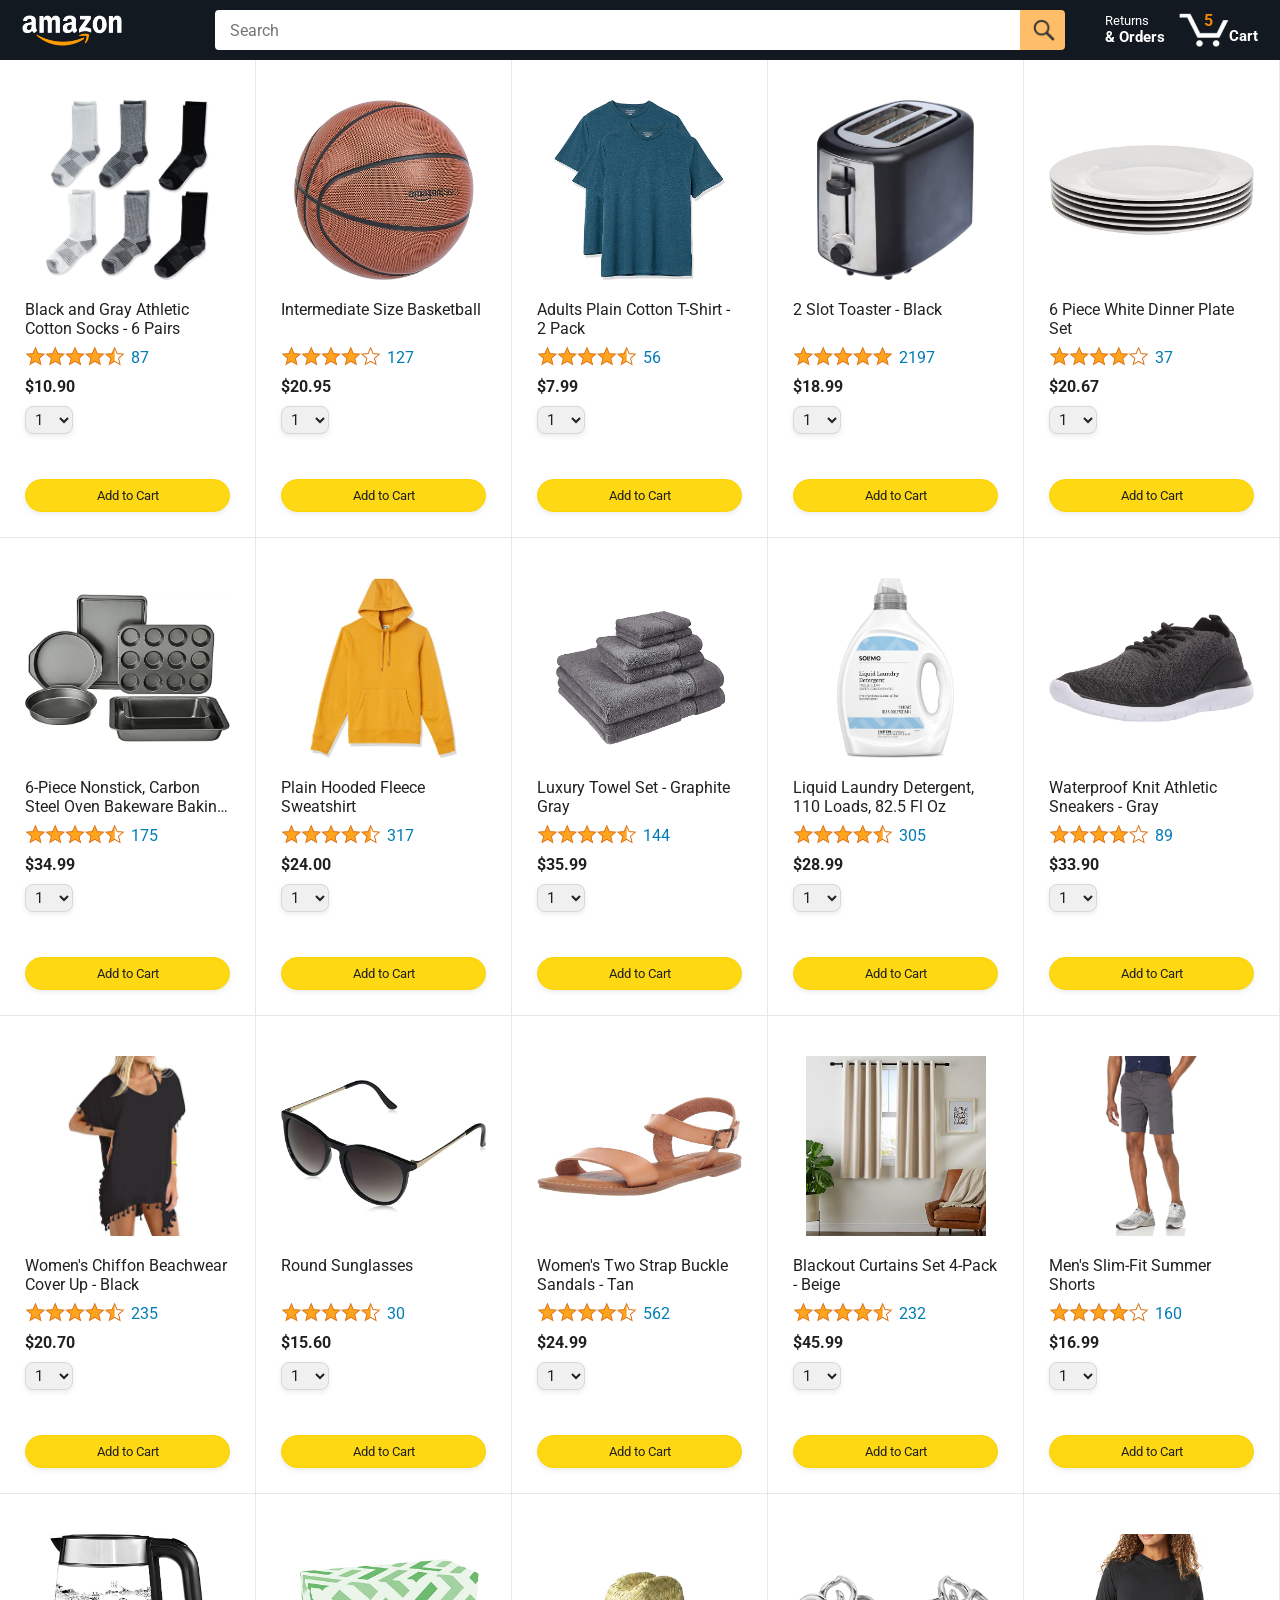
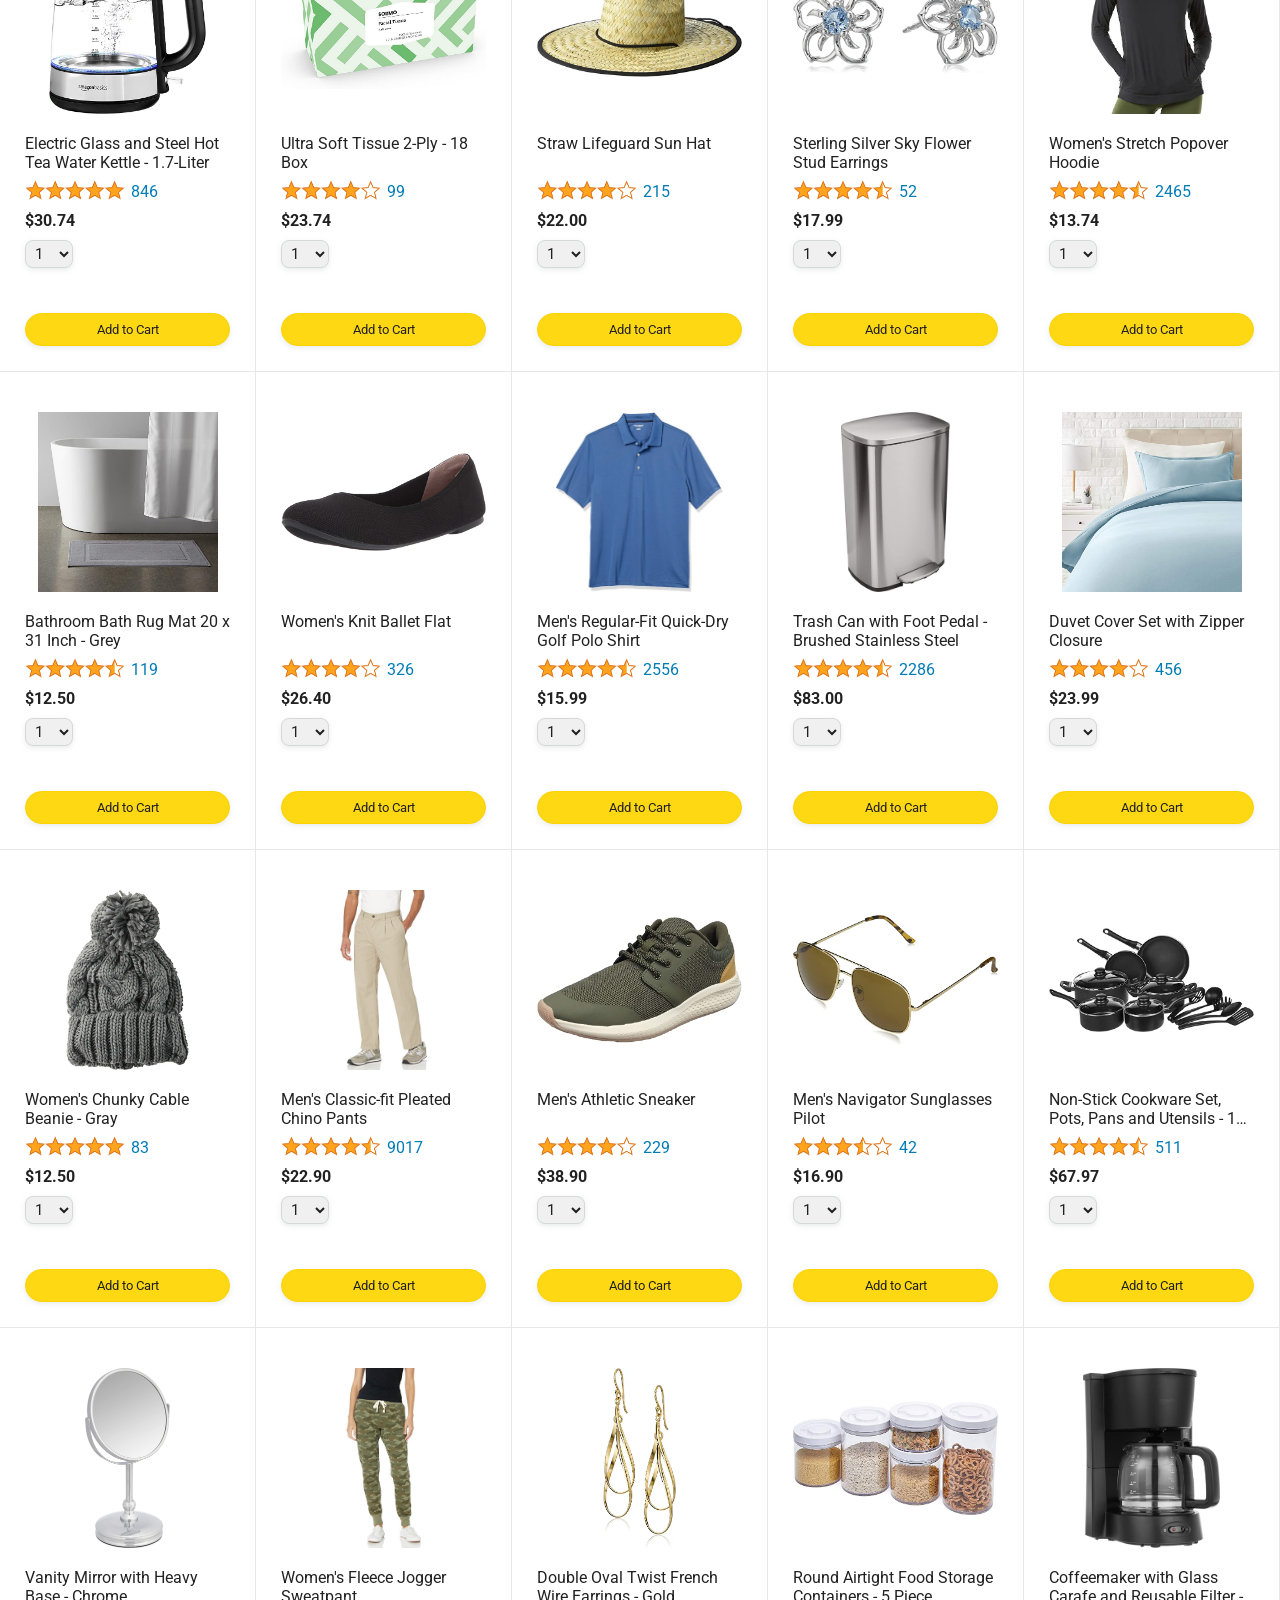
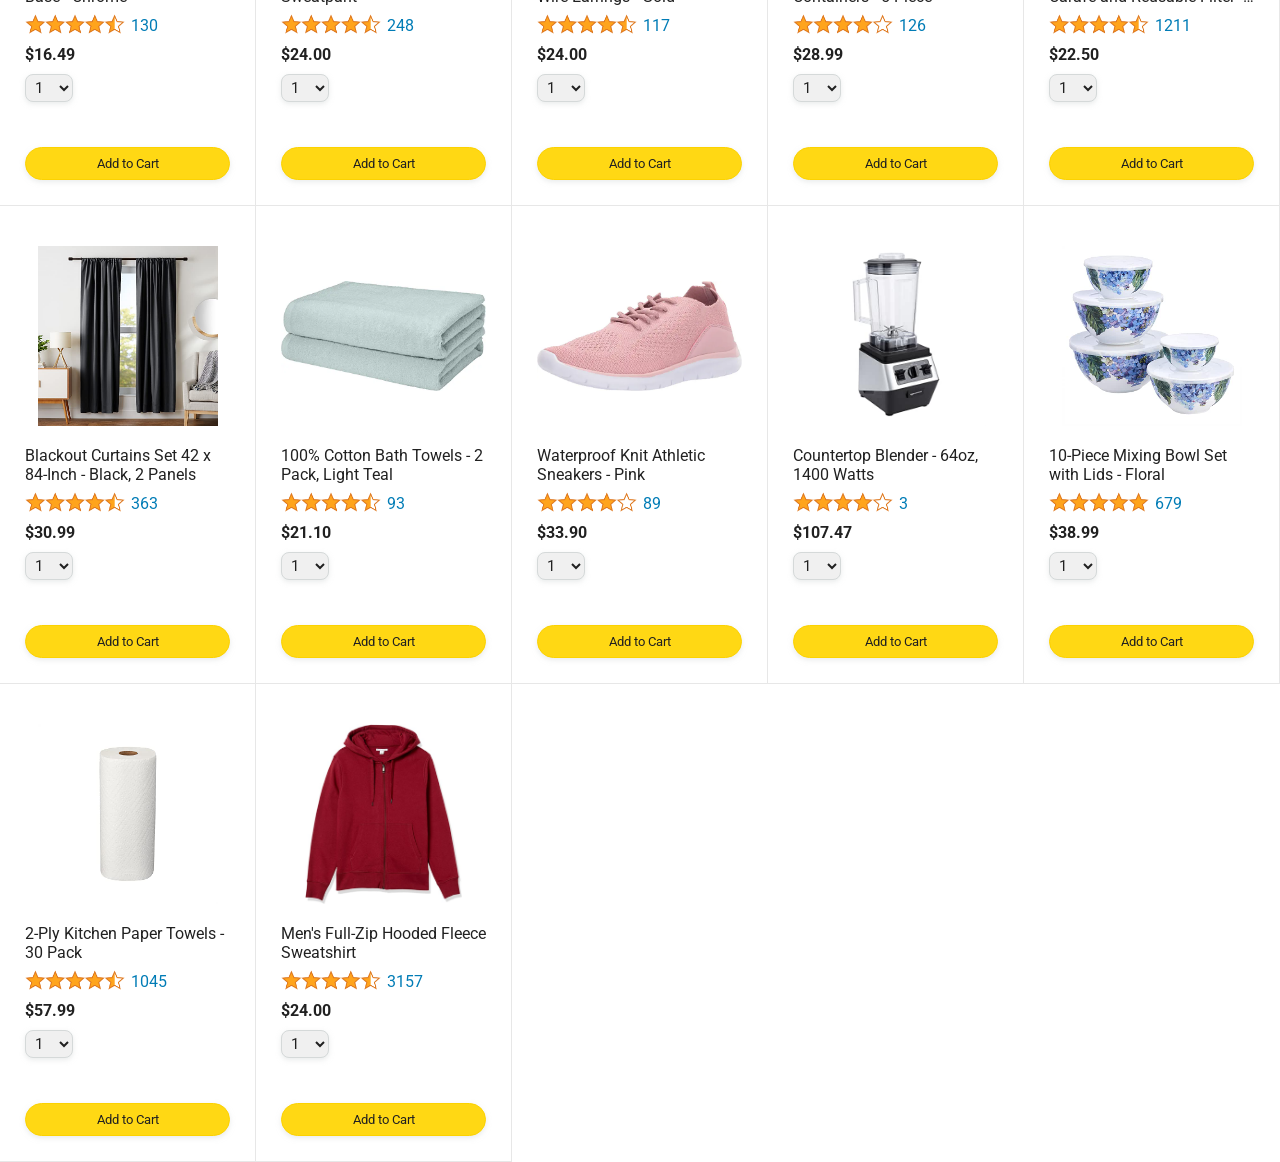
<file: index.html>
<!DOCTYPE html>
<html>
  <head>
    <title>Amazon Clone</title>

    
    <meta name="viewport" content="width=device-width, initial-scale=1">

    
    <link rel="preconnect" href="https://fonts.googleapis.com">
    <link rel="preconnect" href="https://fonts.gstatic.com" crossorigin>
    <link href="https://fonts.googleapis.com/css2?family=Roboto:wght@400;500;700&display=swap" rel="stylesheet">

    
    <link rel="stylesheet" href="styles/shared/general.css">
    <link rel="stylesheet" href="styles/shared/amazon-header.css">
    <link rel="stylesheet" href="styles/pages/amazon.css">
  </head>
  <body>
    <div class="amazon-header">
      <div class="amazon-header-left-section">
        <a href="amazon.html" class="header-link">
          <img class="amazon-logo"
            src="images/amazon-logo-white.png">
          <img class="amazon-mobile-logo"
            src="images/amazon-mobile-logo-white.png">
        </a>
      </div>

      <div class="amazon-header-middle-section">
        <input class="search-bar" type="text" placeholder="Search">

        <button class="search-button">
          <img class="search-icon" src="images/icons/search-icon.png">
        </button>
      </div>

      <div class="amazon-header-right-section">
        <a class="orders-link header-link" href="orders.html">
          <span class="returns-text">Returns</span>
          <span class="orders-text">& Orders</span>
        </a>

        <a class="cart-link header-link" href="checkout.html">
          <img class="cart-icon" src="images/icons/cart-icon.png">
          <div class="cart-quantity js-cart-quantity"></div>
          <div class="cart-text">Cart</div>
        </a>
      </div>
    </div>
    
    <div class="main">
      <div class="products-grid js-products-grid">
        
      </div>
    </div>
   
    <script type="module" src="scripts/amazon.js"></script>
  </body>
</html>
</file>
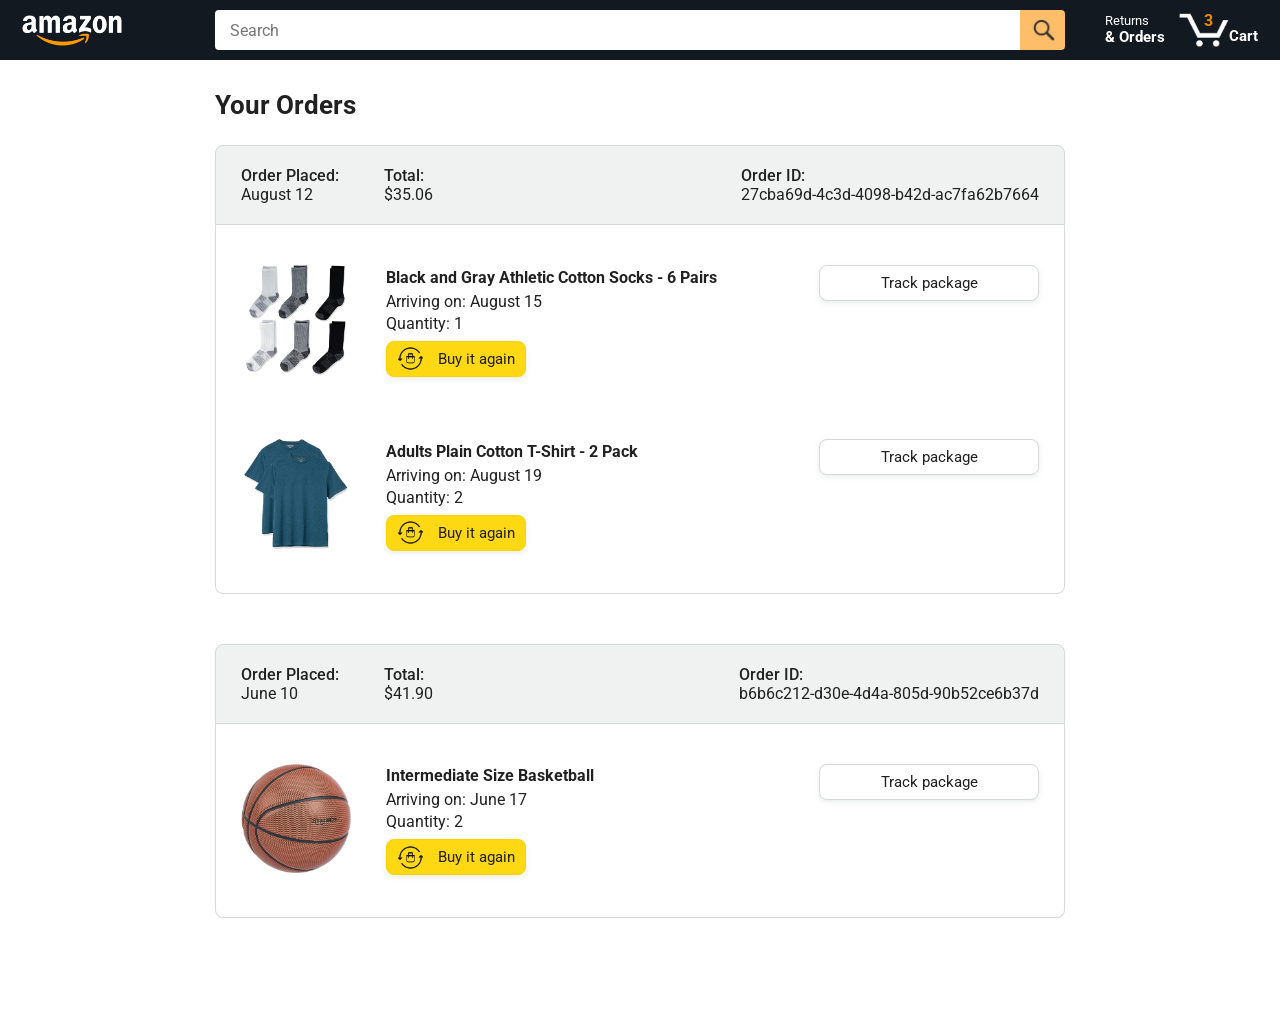
<file: orders.html>
<!DOCTYPE html>
<html>
  <head>
    <title>Orders</title>

    
    <meta name="viewport" content="width=device-width, initial-scale=1">

    
    <link rel="preconnect" href="https://fonts.googleapis.com">
    <link rel="preconnect" href="https://fonts.gstatic.com" crossorigin>
    <link href="https://fonts.googleapis.com/css2?family=Roboto:wght@400;500;700&display=swap" rel="stylesheet">

    
    <link rel="stylesheet" href="styles/shared/general.css">
    <link rel="stylesheet" href="styles/shared/amazon-header.css">
    <link rel="stylesheet" href="styles/pages/orders.css">
  </head>
  <body>
    <div class="amazon-header">
      <div class="amazon-header-left-section">
        <a href="index.html" class="header-link">
          <img class="amazon-logo"
            src="images/amazon-logo-white.png">
          <img class="amazon-mobile-logo"
            src="images/amazon-mobile-logo-white.png">
        </a>
      </div>

      <div class="amazon-header-middle-section">
        <input class="search-bar" type="text" placeholder="Search">

        <button class="search-button">
          <img class="search-icon" src="images/icons/search-icon.png">
        </button>
      </div>

      <div class="amazon-header-right-section">
        <a class="orders-link header-link" href="orders.html">
          <span class="returns-text">Returns</span>
          <span class="orders-text">& Orders</span>
        </a>

        <a class="cart-link header-link" href="checkout.html">
          <img class="cart-icon" src="images/icons/cart-icon.png">
          <div class="cart-quantity">3</div>
          <div class="cart-text">Cart</div>
        </a>
      </div>
    </div>

    <div class="main">
      <div class="page-title">Your Orders</div>

      <div class="orders-grid">
        <div class="order-container">
          
          <div class="order-header">
            <div class="order-header-left-section">
              <div class="order-date">
                <div class="order-header-label">Order Placed:</div>
                <div>August 12</div>
              </div>
              <div class="order-total">
                <div class="order-header-label">Total:</div>
                <div>$35.06</div>
              </div>
            </div>

            <div class="order-header-right-section">
              <div class="order-header-label">Order ID:</div>
              <div>27cba69d-4c3d-4098-b42d-ac7fa62b7664</div>
            </div>
          </div>

          <div class="order-details-grid">
            <div class="product-image-container">
              <img src="images/products/athletic-cotton-socks-6-pairs.jpg">
            </div>

            <div class="product-details">
              <div class="product-name">
                Black and Gray Athletic Cotton Socks - 6 Pairs
              </div>
              <div class="product-delivery-date">
                Arriving on: August 15
              </div>
              <div class="product-quantity">
                Quantity: 1
              </div>
              <button class="buy-again-button button-primary">
                <img class="buy-again-icon" src="images/icons/buy-again.png">
                <span class="buy-again-message">Buy it again</span>
              </button>
            </div>

            <div class="product-actions">
              <a href="tracking.html">
                <button class="track-package-button button-secondary">
                  Track package
                </button>
              </a>
            </div>

            <div class="product-image-container">
              <img src="images/products/adults-plain-cotton-tshirt-2-pack-teal.jpg">
            </div>

            <div class="product-details">
              <div class="product-name">
                Adults Plain Cotton T-Shirt - 2 Pack
              </div>
              <div class="product-delivery-date">
                Arriving on: August 19
              </div>
              <div class="product-quantity">
                Quantity: 2
              </div>
              <button class="buy-again-button button-primary">
                <img class="buy-again-icon" src="images/icons/buy-again.png">
                <span class="buy-again-message">Buy it again</span>
              </button>
            </div>

            <div class="product-actions">
              <a href="tracking.html">
                <button class="track-package-button button-secondary">
                  Track package
                </button>
              </a>
            </div>
          </div>
        </div>

        <div class="order-container">

          <div class="order-header">
            <div class="order-header-left-section">
              <div class="order-date">
                <div class="order-header-label">Order Placed:</div>
                <div>June 10</div>
              </div>
              <div class="order-total">
                <div class="order-header-label">Total:</div>
                <div>$41.90</div>
              </div>
            </div>

            <div class="order-header-right-section">
              <div class="order-header-label">Order ID:</div>
              <div>b6b6c212-d30e-4d4a-805d-90b52ce6b37d</div>
            </div>
          </div>

          <div class="order-details-grid">
            <div class="product-image-container">
              <img src="images/products/intermediate-composite-basketball.jpg">
            </div>

            <div class="product-details">
              <div class="product-name">
                Intermediate Size Basketball
              </div>
              <div class="product-delivery-date">
                Arriving on: June 17
              </div>
              <div class="product-quantity">
                Quantity: 2
              </div>
              <button class="buy-again-button button-primary">
                <img class="buy-again-icon" src="images/icons/buy-again.png">
                <span class="buy-again-message">Buy it again</span>
              </button>
            </div>

            <div class="product-actions">
              <a href="tracking.html">
                <button class="track-package-button button-secondary">
                  Track package
                </button>
              </a>
            </div>
          </div>
        </div>
      </div>
    </div>
  </body>
</html>
</file>
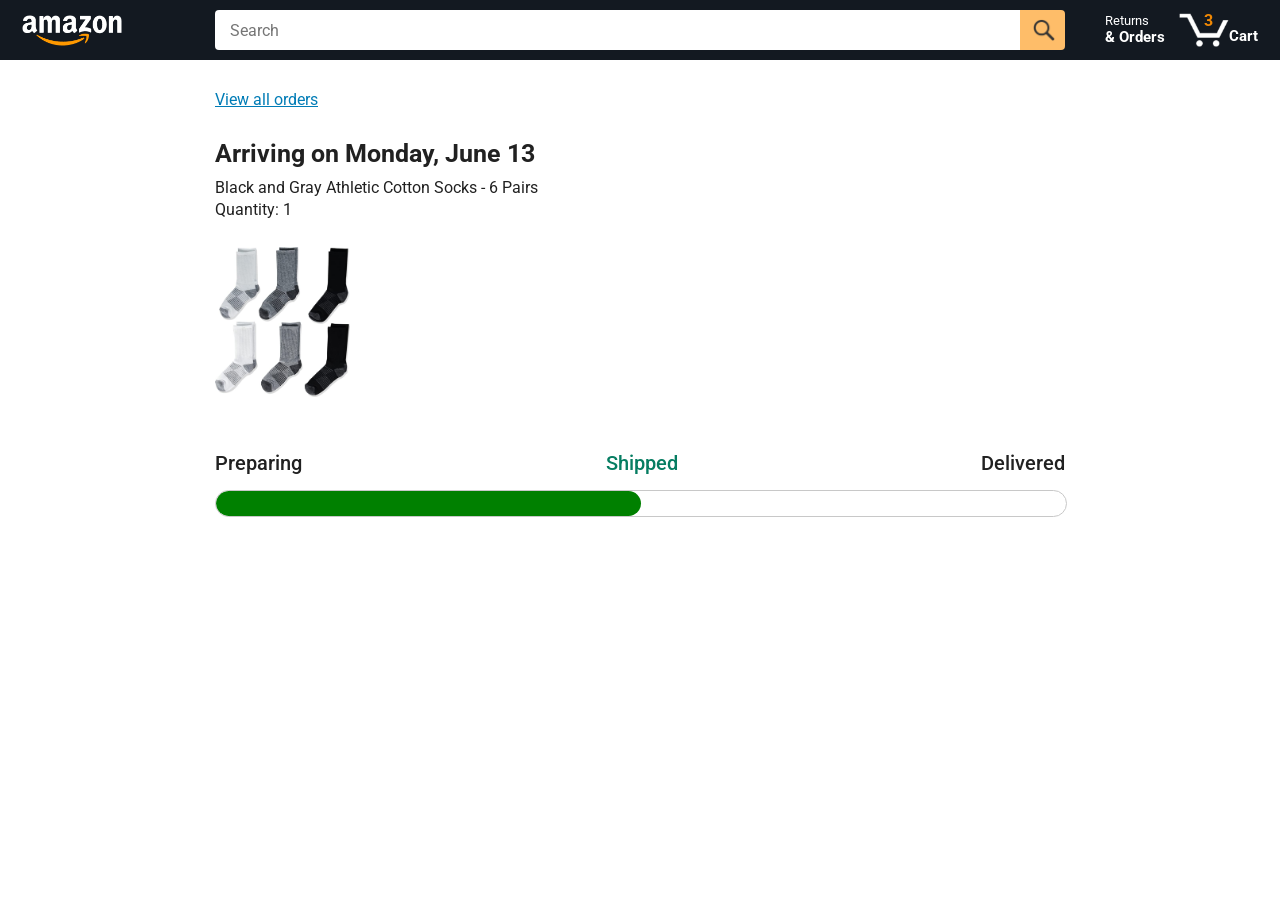
<file: tracking.html>
<!DOCTYPE html>
<html>
  <head>
    <title>Tracking</title>

    
    <meta name="viewport" content="width=device-width, initial-scale=1">

    
    <link rel="preconnect" href="https://fonts.googleapis.com">
    <link rel="preconnect" href="https://fonts.gstatic.com" crossorigin>
    <link href="https://fonts.googleapis.com/css2?family=Roboto:wght@400;500;700&display=swap" rel="stylesheet">

   
    <link rel="stylesheet" href="styles/shared/general.css">
    <link rel="stylesheet" href="styles/shared/amazon-header.css">
    <link rel="stylesheet" href="styles/pages/tracking.css">
  </head>
  <body>
    <div class="amazon-header">
      <div class="amazon-header-left-section">
        <a href="amazon.html" class="header-link">
          <img class="amazon-logo"
            src="images/amazon-logo-white.png">
          <img class="amazon-mobile-logo"
            src="images/amazon-mobile-logo-white.png">
        </a>
      </div>

      <div class="amazon-header-middle-section">
        <input class="search-bar" type="text" placeholder="Search">

        <button class="search-button">
          <img class="search-icon" src="images/icons/search-icon.png">
        </button>
      </div>

      <div class="amazon-header-right-section">
        <a class="orders-link header-link" href="orders.html">
          <span class="returns-text">Returns</span>
          <span class="orders-text">& Orders</span>
        </a>

        <a class="cart-link header-link" href="checkout.html">
          <img class="cart-icon" src="images/icons/cart-icon.png">
          <div class="cart-quantity">3</div>
          <div class="cart-text">Cart</div>
        </a>
      </div>
    </div>

    <div class="main">
      <div class="order-tracking">
        <a class="back-to-orders-link link-primary" href="orders.html">
          View all orders
        </a>

        <div class="delivery-date">
          Arriving on Monday, June 13
        </div>

        <div class="product-info">
          Black and Gray Athletic Cotton Socks - 6 Pairs
        </div>

        <div class="product-info">
          Quantity: 1
        </div>

        <img class="product-image" src="images/products/athletic-cotton-socks-6-pairs.jpg">

        <div class="progress-labels-container">
          <div class="progress-label">
            Preparing
          </div>
          <div class="progress-label current-status">
            Shipped
          </div>
          <div class="progress-label">
            Delivered
          </div>
        </div>

        <div class="progress-bar-container">
          <div class="progress-bar"></div>
        </div>
      </div>
    </div>
  </body>
</html>
</file>
<file: styles/shared/general.css>
body {
  font-family: Roboto, Arial;
  color: rgb(33, 33, 33);
  
  margin: 0;
}


p {
  margin: 0;
}

button {
  cursor: pointer;
}

select {
  cursor: pointer;
}

input, select, button {
  font-family: Roboto, Arial;
}

.button-primary {
  color: rgb(33, 33, 33);
  background-color: rgb(255, 216, 20);
  border: 1px solid rgb(252, 210, 0);
  border-radius: 8px;
  cursor: pointer;
  box-shadow: 0 2px 5px rgba(213, 217, 217, 0.5);
}

.button-primary:hover {
  background-color: rgb(247, 202, 0);
  border: 1px solid rgb(242, 194, 0);
}

.button-primary:active {
  background: rgb(255, 216, 20);
  border-color: rgb(252, 210, 0);
  box-shadow: none;
}

.button-secondary {
  color: rgb(33, 33, 33);
  background: white;
  border: 1px solid rgb(213, 217, 217);
  border-radius: 8px;
  cursor: pointer;
  box-shadow: 0 2px 5px rgba(213, 217, 217, 0.5);
}

.button-secondary:hover {
  background-color: rgb(247, 250, 250);
}

.button-secondary:active {
  background-color: rgb(237, 253, 255);
  box-shadow: none;
}


.limit-text-to-2-lines {
  display: -webkit-box;
  -webkit-line-clamp: 2;
  -webkit-box-orient: vertical;
  overflow: hidden;
}

.link-primary {
  color: rgb(1, 124, 182);
  cursor: pointer;
}

.link-primary:hover {
  color: rgb(196, 80, 0);
}


select {
  color: rgb(33, 33, 33);
  background-color: rgb(240, 240, 240);
  border: 1px solid rgb(213, 217, 217);
  border-radius: 8px;
  padding: 3px 5px;
  font-size: 15px;
  cursor: pointer;
  box-shadow: 0 2px 5px rgba(213, 217, 217, 0.5);
}

select:focus,
input:focus {
  outline: 2px solid rgb(255, 153, 0);
}
</file>
<file: styles/shared/amazon-header.css>
.amazon-header {
  background-color: rgb(19, 25, 33);
  color: white;
  padding-left: 15px;
  padding-right: 15px;

  display: flex;
  align-items: center;
  justify-content: space-between;

  position: fixed;
  top: 0;
  left: 0;
  right: 0;
  height: 60px;
}

.amazon-header-left-section {
  width: 180px;
}

@media (max-width: 800px) {
  .amazon-header-left-section {
    width: unset;
  }
}

.header-link {
  display: inline-block;
  padding: 6px;
  border-radius: 2px;
  cursor: pointer;
  text-decoration: none;
  border: 1px solid rgba(0, 0, 0, 0);
}

.header-link:hover {
  border: 1px solid white;
}

.amazon-logo {
  width: 100px;
  margin-top: 5px;
}

.amazon-mobile-logo {
  display: none;
}

@media (max-width: 575px) {
  .amazon-logo {
    display: none;
  }

  .amazon-mobile-logo {
    display: block;
    height: 35px;
    margin-top: 5px;
  }
}

.amazon-header-middle-section {
  flex: 1;
  max-width: 850px;
  margin-left: 10px;
  margin-right: 10px;
  display: flex;
}

.search-bar {
  flex: 1;
  width: 0;
  font-size: 16px;
  height: 38px;
  padding-left: 15px;
  border: none;
  border-top-left-radius: 4px;
  border-bottom-left-radius: 4px;
  border-top-right-radius: 0;
  border-bottom-right-radius: 0;
}

.search-button {
  background-color: rgb(254, 189, 105);
  border: none;
  width: 45px;
  height: 40px;
  border-top-right-radius: 4px;
  border-bottom-right-radius: 4px;
  flex-shrink: 0;
}

.search-icon {
  height: 22px;
  margin-left: 2px;
  margin-top: 3px;
}

.amazon-header-right-section {
  width: 180px;
  flex-shrink: 0;
  display: flex;
  justify-content: end;
}

.orders-link {
  color: white;
}

.returns-text {
  display: block;
  font-size: 13px;
}

.orders-text {
  display: block;
  font-size: 15px;
  font-weight: 700;
}

.cart-link {
  color: white;
  display: flex;
  align-items: center;
  position: relative;
}

.cart-icon {
  width: 50px;
}

.cart-text {
  margin-top: 12px;
  font-size: 15px;
  font-weight: 700;
}

.cart-quantity {
  color: rgb(240, 136, 4);
  font-size: 16px;
  font-weight: 700;

  position: absolute;
  top: 4px;
  left: 22px;
  
  width: 26px;
  text-align: center;
}
</file>
<file: styles/pages/amazon.css>
.main {
  margin-top: 60px;
}

.products-grid {
  display: grid;

  
  grid-template-columns: repeat(8, 1fr);
}


@media (max-width: 2000px) {
  .products-grid {
    grid-template-columns: repeat(7, 1fr);
  }
}


@media (max-width: 1600px) {
  .products-grid {
    grid-template-columns: repeat(6, 1fr);
  }
}

@media (max-width: 1300px) {
  .products-grid {
    grid-template-columns: repeat(5, 1fr);
  }
}

@media (max-width: 1000px) {
  .products-grid {
    grid-template-columns: repeat(4, 1fr);
  }
}

@media (max-width: 800px) {
  .products-grid {
    grid-template-columns: repeat(3, 1fr);
  }
}

@media (max-width: 575px) {
  .products-grid {
    grid-template-columns: repeat(2, 1fr);
  }
}

@media (max-width: 450px) {
  .products-grid {
    grid-template-columns: 1fr;
  }
}

.product-container {
  padding-top: 40px;
  padding-bottom: 25px;
  padding-left: 25px;
  padding-right: 25px;

  border-right: 1px solid rgb(231, 231, 231);
  border-bottom: 1px solid rgb(231, 231, 231);

  display: flex;
  flex-direction: column;
}

.product-image-container {
  display: flex;
  justify-content: center;
  align-items: center;

  height: 180px;
  margin-bottom: 20px;
}

.product-image {
 
  max-width: 100%;
  max-height: 100%;
}

.product-name {
  height: 40px;
  margin-bottom: 5px;
}

.product-rating-container {
  display: flex;
  align-items: center;
  margin-bottom: 10px;
}

.product-rating-stars {
  width: 100px;
  margin-right: 6px;
}

.product-rating-count {
  color: rgb(1, 124, 182);
  cursor: pointer;
  margin-top: 3px;
}

.product-price {
  font-weight: 700;
  margin-bottom: 10px;
}

.product-quantity-container {
  margin-bottom: 17px;
}

.product-spacer {
  flex: 1;
}

.added-to-cart {
  color: rgb(6, 125, 98);
  font-size: 16px;

  display: flex;
  align-items: center;
  margin-bottom: 8px;

  opacity: 0;
}

.added-to-cart img {
  height: 20px;
  margin-right: 5px;
}

.add-to-cart-button {
  width: 100%;
  padding: 8px;
  border-radius: 50px;
}
</file>
<file: styles/pages/orders.css>
.main {
  max-width: 850px;
  margin-top: 90px;
  margin-bottom: 100px;
  padding-left: 20px;
  padding-right: 20px;

 
  margin-left: auto;
  margin-right: auto;
}

.page-title {
  font-weight: 700;
  font-size: 26px;
  margin-bottom: 25px;
}

.orders-grid {
  display: grid;
  grid-template-columns: 1fr;
  row-gap: 50px;
}

.order-header {
  background-color: rgb(240, 242, 242);
  border: 1px solid rgb(213, 217, 217);

  display: flex;
  align-items: center;
  justify-content: space-between;

  padding: 20px 25px;
  border-top-left-radius: 8px;
  border-top-right-radius: 8px;
}

.order-header-left-section {
  display: flex;
  flex-shrink: 0;
}

.order-header-label {
  font-weight: 500;
}

.order-date,
.order-total {
  margin-right: 45px;
}

.order-header-right-section {
  flex-shrink: 1;
}

@media (max-width: 575px) {
  .order-header {
    flex-direction: column;
    align-items: start;
    line-height: 23px;
    padding: 15px;
  }

  .order-header-left-section {
    flex-direction: column;
  }

  .order-header-label {
    margin-right: 5px;
  }

  .order-date,
  .order-total {
    display: grid;
    grid-template-columns: auto 1fr;
    margin-right: 0;
  }

  .order-header-right-section {
    display: grid;
    grid-template-columns: auto 1fr;
  }
}

.order-details-grid {
  padding: 40px 25px;
  border: 1px solid rgb(213, 217, 217);
  border-top: none;
  border-bottom-left-radius: 8px;
  border-bottom-right-radius: 8px;

  display: grid;
  grid-template-columns: 110px 1fr 220px;
  column-gap: 35px;
  row-gap: 60px;
  align-items: center;
}

@media (max-width: 800px) {
  .order-details-grid {
    grid-template-columns: 110px 1fr;
    row-gap: 0;
    padding-bottom: 8px;
  }
}

@media (max-width: 450px) {
  .order-details-grid {
    grid-template-columns: 1fr;
  }
}

.product-image-container {
  text-align: center;
}

.product-image-container img {
  max-width: 110px;
  max-height: 110px;
}

.product-name {
  font-weight: 700;
  margin-bottom: 5px;
}

.product-delivery-date {
  margin-bottom: 3px;
}

.product-quantity {
  margin-bottom: 8px;
}

.buy-again-button {
  font-size: 15px;
  width: 140px;
  height: 36px;
  border-radius: 8px;

  display: flex;
  align-items: center;
  justify-content: center;
}

.buy-again-icon {
  width: 25px;
  margin-right: 15px;
}

.product-actions {
  align-self: start;
}

.track-package-button {
  width: 100%;
  font-size: 15px;
  padding: 8px;
}

@media (max-width: 800px) {
  .buy-again-button {
    margin-bottom: 10px;
  }

  .product-actions {
    
    grid-column: 2;
    margin-bottom: 30px;
  }

  .track-package-button {
    width: 140px;
  }
}

@media (max-width: 450px) {
  .product-image-container {
    text-align: center;
    margin-bottom: 25px;
  }

  .product-image-container img {
    max-width: 150px;
    max-height: 150px;
  }

  .product-name {
    margin-bottom: 10px;
  }

  .product-quantity {
    margin-bottom: 15px;
  }

  .buy-again-button {
    width: 100%;
    margin-bottom: 15px;
  }

  .product-actions {
   
    grid-column: auto;
    margin-bottom: 70px;
  }

  .track-package-button {
    width: 100%;
    padding: 12px;
  }
}
</file>
<file: styles/pages/tracking.css>
.main {
  max-width: 850px;
  margin-top: 90px;
  margin-bottom: 100px;
  padding-left: 30px;
  padding-right: 30px;

 
  margin-left: auto;
  margin-right: auto;
}

.back-to-orders-link {
  display: inline-block;
  margin-bottom: 30px;
}

.delivery-date {
  font-size: 25px;
  font-weight: 700;
  margin-bottom: 10px;
}

.product-info {
  margin-bottom: 3px;
}

.product-image {
  max-width: 150px;
  max-height: 150px;
  margin-top: 25px;
  margin-bottom: 50px;
}

.progress-labels-container {
  display: flex;
  justify-content: space-between;
  font-size: 20px;
  font-weight: 500;
  margin-bottom: 15px;
}

.current-status {
  color: rgb(6, 125, 98);
}

@media (max-width: 575px) {
  .progress-labels-container {
    font-size: 16px;
  }
}

@media (max-width: 450px) {
  .progress-labels-container {
    flex-direction: column;
    margin-bottom: 5px;
  }

  .progress-label {
    margin-bottom: 3px;
  }
}

.progress-bar-container {
  height: 25px;
  width: 100%;

  border: 1px solid rgb(200, 200, 200);
  border-radius: 50px;
  overflow: hidden;
}

.progress-bar {
  height: 100%;
  background-color: green;
  border-radius: 50px;
  width: 50%;
}
</file>
